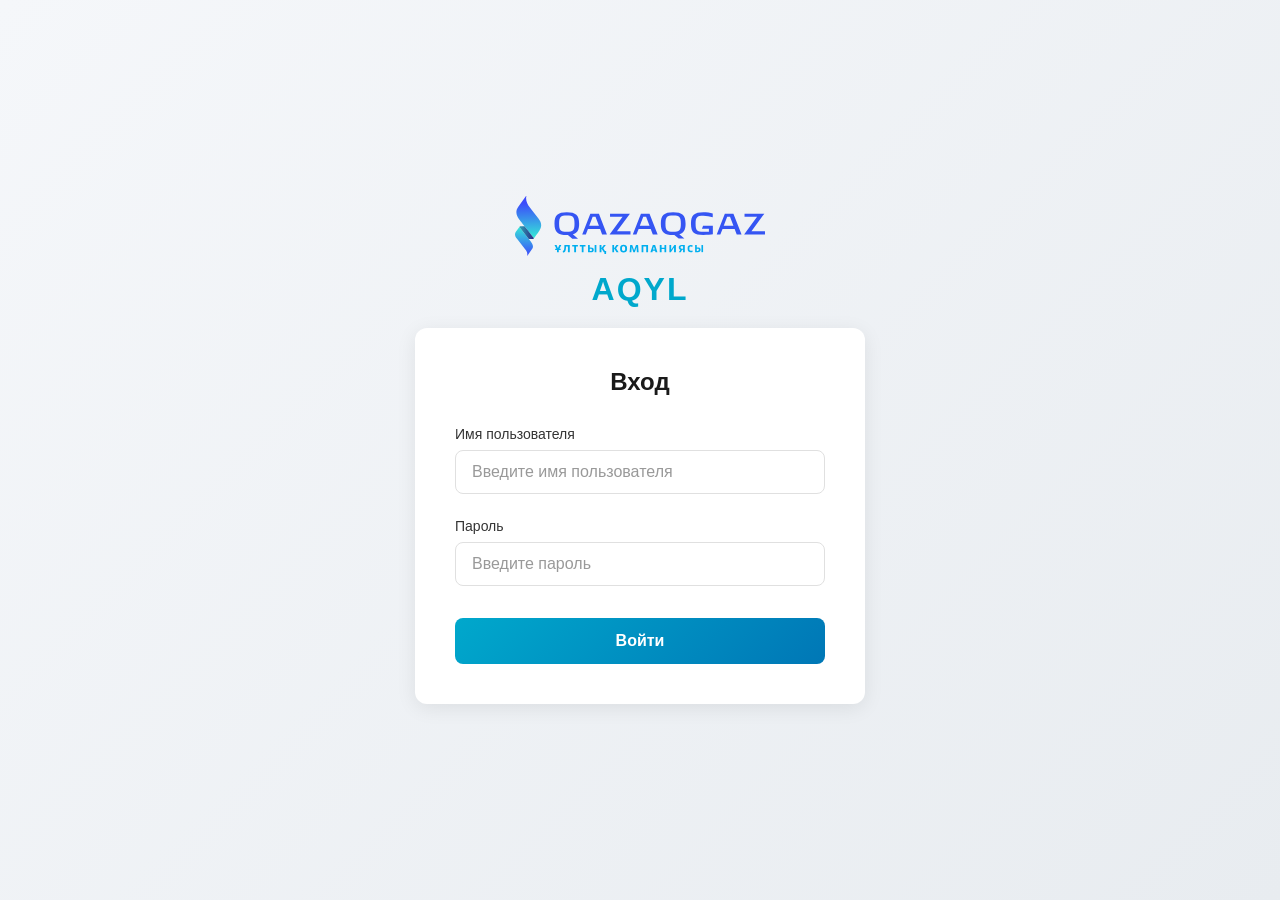
<file: index.html>
<!DOCTYPE html>
<html lang="ru">
<head>
    <meta charset="UTF-8">
    <meta name="viewport" content="width=device-width, initial-scale=1.0">
    <title>Вход - QazaqGaz</title>
    <link rel="stylesheet" href="styles.css">
</head>
<body>
    <div class="login-container">
        <div class="logo-container">
            <img src="logo-act.svg" alt="QazaqGaz Logo" class="logo-image">
            <h2 class="aqyl-title">AQYL</h2>
        </div>

        <div class="login-card">
            <div class="login-form">
                <h2 class="form-title">Вход</h2>
                <form id="loginForm">
                    <div class="form-group">
                        <label for="username">Имя пользователя</label>
                        <input 
                            type="text" 
                            id="username" 
                            name="username" 
                            placeholder="Введите имя пользователя"
                            required
                        />
                    </div>
                    <div class="form-group">
                        <label for="password">Пароль</label>
                        <input 
                            type="password" 
                            id="password" 
                            name="password" 
                            placeholder="Введите пароль"
                            required
                        />
                    </div>
                    <button type="submit" class="login-button">Войти</button>
                </form>
            </div>
        </div>
    </div>

    <script src="script.js"></script>
</body>
</html>
</file>
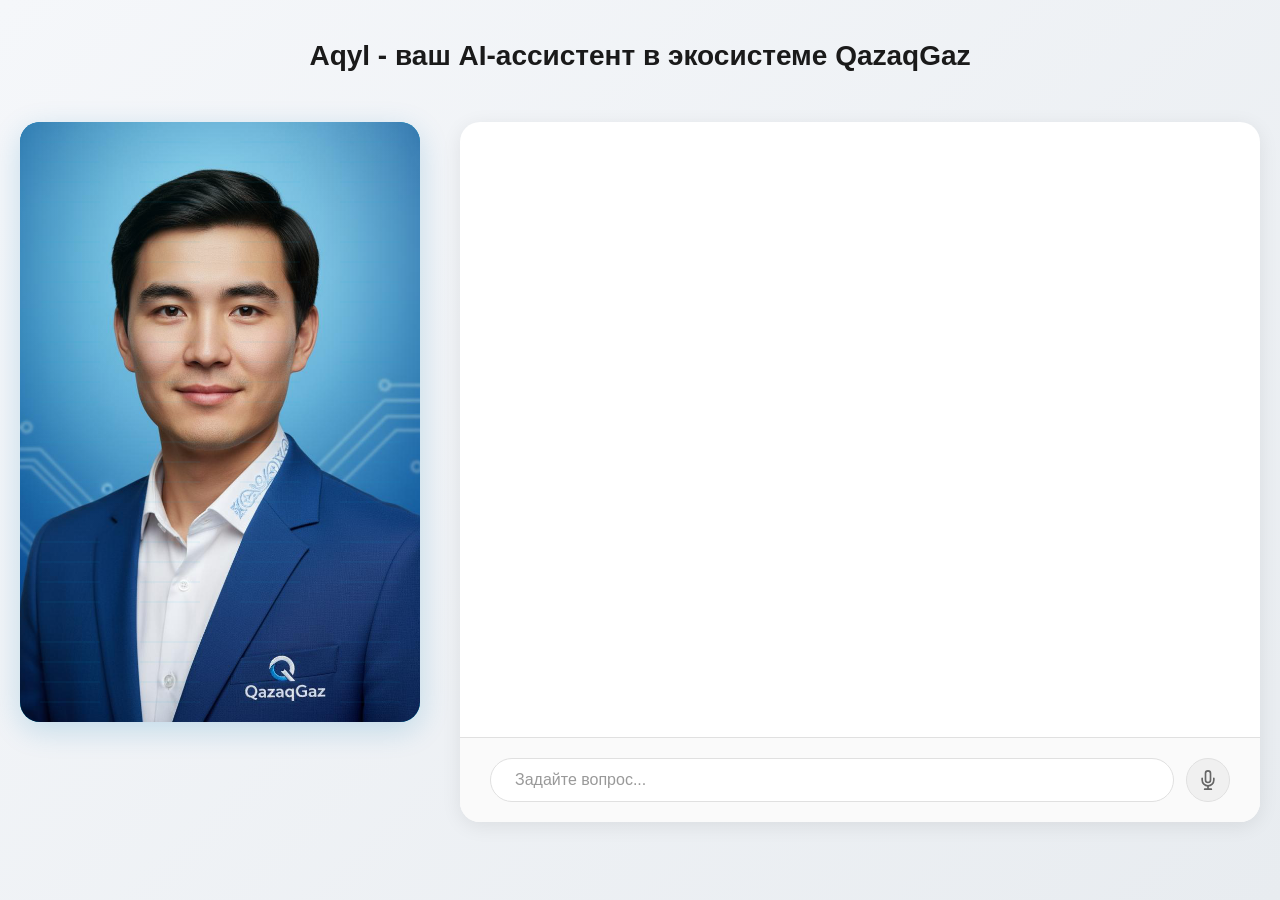
<file: assistant.html>
<!DOCTYPE html>
<html lang="ru">
<head>
    <meta charset="UTF-8">
    <meta name="viewport" content="width=device-width, initial-scale=1.0">
    <title>Aqyl - ваш AI-ассистент в экосистеме QazaqGaz</title>
    <link rel="stylesheet" href="assistant.css">
</head>
<body>
    <div class="assistant-container">
        <div class="header">
            <h1 class="header-title">Aqyl - ваш AI-ассистент в экосистеме QazaqGaz</h1>
        </div>
        
        <div class="main-content">
            <div class="avatar-section">
                <div class="avatar-container">
                    <img src="avatar.png" alt="AI Assistant Avatar" class="avatar-image" id="avatarImage">
                    <div class="avatar-overlay"></div>
                </div>
            </div>
            
            <div class="chat-section">
                <div class="chat-container" id="chatContainer">
                    <!-- Chat messages will be added here dynamically -->
                </div>
                
                <div class="input-container">
                    <div class="input-wrapper">
                        <input 
                            type="text" 
                            id="userInput" 
                            class="chat-input" 
                            placeholder="Задайте вопрос..."
                            autocomplete="off"
                        />
                        <div id="soundWaveIcon" class="sound-wave-icon" style="display: none;">
                            <svg width="20" height="20" viewBox="0 0 24 24" fill="none" xmlns="http://www.w3.org/2000/svg">
                                <rect x="2" y="8" width="3" height="8" rx="1.5" fill="currentColor"/>
                                <rect x="7" y="4" width="3" height="16" rx="1.5" fill="currentColor"/>
                                <rect x="12" y="6" width="3" height="12" rx="1.5" fill="currentColor"/>
                                <rect x="17" y="2" width="3" height="20" rx="1.5" fill="currentColor"/>
                            </svg>
                        </div>
                    </div>
                    <button id="micButton" class="action-button mic-button" title="Голосовой ввод">
                        <svg width="20" height="20" viewBox="0 0 24 24" fill="none" xmlns="http://www.w3.org/2000/svg">
                            <path d="M12 1C10.34 1 9 2.34 9 4V12C9 13.66 10.34 15 12 15C13.66 15 15 13.66 15 12V4C15 2.34 13.66 1 12 1Z" stroke="currentColor" stroke-width="2" stroke-linecap="round" stroke-linejoin="round" fill="none"/>
                            <path d="M19 10V12C19 15.87 15.87 19 12 19C8.13 19 5 15.87 5 12V10" stroke="currentColor" stroke-width="2" stroke-linecap="round" stroke-linejoin="round" fill="none"/>
                            <path d="M12 19V23" stroke="currentColor" stroke-width="2" stroke-linecap="round" stroke-linejoin="round" fill="none"/>
                            <path d="M8 23H16" stroke="currentColor" stroke-width="2" stroke-linecap="round" stroke-linejoin="round" fill="none"/>
                        </svg>
                    </button>
                    <button id="sendButton" class="action-button send-button" title="Отправить" style="display: none;">
                        <svg width="20" height="20" viewBox="0 0 24 24" fill="none" xmlns="http://www.w3.org/2000/svg">
                            <path d="M2 21L23 12L2 3V10L17 12L2 14V21Z" fill="currentColor"/>
                        </svg>
                    </button>
                </div>
            </div>
        </div>
    </div>

    <script src="assistant.js"></script>
</body>
</html>
</file>
<file: styles.css>
* {
    margin: 0;
    padding: 0;
    box-sizing: border-box;
}

body {
    font-family: -apple-system, BlinkMacSystemFont, 'Segoe UI', 'Roboto', 'Oxygen',
        'Ubuntu', 'Cantarell', 'Fira Sans', 'Droid Sans', 'Helvetica Neue',
        sans-serif;
    -webkit-font-smoothing: antialiased;
    -moz-osx-font-smoothing: grayscale;
    background: linear-gradient(135deg, #f5f7fa 0%, #e8ecf0 100%);
    min-height: 100vh;
    display: flex;
    justify-content: center;
    align-items: center;
    padding: 20px;
}

.login-container {
    width: 100%;
    max-width: 500px;
    display: flex;
    flex-direction: column;
    align-items: center;
    gap: 20px;
}

.logo-container {
    text-align: center;
    display: flex;
    flex-direction: column;
    justify-content: center;
    align-items: center;
    width: 100%;
    margin-bottom: 0;
    gap: 15px;
}

.logo-image {
    max-width: 250px;
    width: 100%;
    height: auto;
    display: block;
}

.aqyl-title {
    font-size: 32px;
    font-weight: 600;
    color: #00A8CC;
    letter-spacing: 2px;
    margin: 0;
}

.logo-fallback {
    display: flex;
    flex-direction: column;
    align-items: center;
    gap: 10px;
}

.logo-icon {
    display: flex;
    justify-content: center;
    align-items: center;
    margin-bottom: 5px;
}

.logo-text {
    font-size: 32px;
    font-weight: 600;
    color: #1a1a1a;
    letter-spacing: 1px;
    margin: 0;
}

.logo-subtitle {
    font-size: 14px;
    color: #666;
    margin: 0;
    font-weight: 400;
}

.login-card {
    background: #ffffff;
    border-radius: 12px;
    box-shadow: 0 4px 20px rgba(0, 0, 0, 0.08);
    width: 100%;
    padding: 40px;
    max-width: 450px;
}

.login-form {
    width: 100%;
}

.form-title {
    font-size: 24px;
    font-weight: 600;
    color: #1a1a1a;
    margin-bottom: 30px;
    text-align: center;
}

.form-group {
    margin-bottom: 24px;
}

.form-group label {
    display: block;
    font-size: 14px;
    font-weight: 500;
    color: #333;
    margin-bottom: 8px;
}

.form-group input {
    width: 100%;
    padding: 12px 16px;
    font-size: 16px;
    border: 1px solid #e0e0e0;
    border-radius: 8px;
    background-color: #ffffff;
    color: #1a1a1a;
    transition: all 0.2s ease;
    outline: none;
}

.form-group input::placeholder {
    color: #999;
}

.form-group input:focus {
    border-color: #00A8CC;
    box-shadow: 0 0 0 3px rgba(0, 168, 204, 0.1);
}

.login-button {
    width: 100%;
    padding: 14px;
    font-size: 16px;
    font-weight: 600;
    color: #ffffff;
    background: linear-gradient(135deg, #00A8CC 0%, #0077B6 100%);
    border: none;
    border-radius: 8px;
    cursor: pointer;
    transition: all 0.3s ease;
    margin-top: 8px;
}

.login-button:hover {
    background: linear-gradient(135deg, #0077B6 0%, #005a8a 100%);
    transform: translateY(-1px);
    box-shadow: 0 4px 12px rgba(0, 168, 204, 0.3);
}

.login-button:active {
    transform: translateY(0);
    box-shadow: 0 2px 6px rgba(0, 168, 204, 0.2);
}

.login-button:focus {
    outline: none;
    box-shadow: 0 0 0 3px rgba(0, 168, 204, 0.3);
}

.error-message {
    margin-top: 16px;
    padding: 12px 16px;
    background-color: #fee;
    color: #c33;
    border: 1px solid #fcc;
    border-radius: 8px;
    font-size: 14px;
    text-align: center;
    animation: shake 0.3s ease-in-out;
}

@keyframes shake {
    0%, 100% { transform: translateX(0); }
    25% { transform: translateX(-5px); }
    75% { transform: translateX(5px); }
}

/* Responsive design */
@media (max-width: 600px) {
    .login-card {
        padding: 30px 24px;
    }

    .logo-text {
        font-size: 28px;
    }

    .form-title {
        font-size: 22px;
    }
}
</file>
<file: assistant.css>
* {
    margin: 0;
    padding: 0;
    box-sizing: border-box;
}

body {
    font-family: -apple-system, BlinkMacSystemFont, 'Segoe UI', 'Roboto', 'Oxygen',
        'Ubuntu', 'Cantarell', 'Fira Sans', 'Droid Sans', 'Helvetica Neue',
        sans-serif;
    -webkit-font-smoothing: antialiased;
    -moz-osx-font-smoothing: grayscale;
    background: linear-gradient(135deg, #f5f7fa 0%, #e8ecf0 100%);
    min-height: 100vh;
    overflow-x: hidden;
}

.assistant-container {
    max-width: 1400px;
    margin: 0 auto;
    padding: 20px;
    min-height: 100vh;
    display: flex;
    flex-direction: column;
}

.header {
    text-align: center;
    margin-bottom: 30px;
    padding: 20px 0;
}

.header-title {
    font-size: 28px;
    font-weight: 600;
    color: #1a1a1a;
    margin: 0;
}

.main-content {
    display: flex;
    flex-direction: row;
    gap: 40px;
    flex: 1;
    align-items: flex-start;
    width: 100%;
}

.avatar-section {
    flex: 0 0 400px;
    position: sticky;
    top: 20px;
    align-self: flex-start;
}

.avatar-container {
    position: relative;
    width: 100%;
    height: 600px;
    background: linear-gradient(135deg, #0077B6 0%, #00A8CC 50%, #00D4FF 100%);
    border-radius: 20px;
    overflow: hidden;
    box-shadow: 0 8px 30px rgba(0, 119, 182, 0.2);
    display: flex;
    align-items: center;
    justify-content: center;
}

.avatar-image {
    width: 100%;
    height: 100%;
    object-fit: cover;
    object-position: center top;
}

.avatar-overlay {
    position: absolute;
    top: 0;
    left: 0;
    width: 100%;
    height: 100%;
    background: 
        linear-gradient(135deg, rgba(0, 168, 204, 0.1) 0%, transparent 50%),
        url("data:image/svg+xml,%3Csvg width='100' height='100' xmlns='http://www.w3.org/2000/svg'%3E%3Cpath d='M0 0h100v100H0z' fill='none'/%3E%3Cpath d='M20 20 L80 20 M20 40 L80 40 M20 60 L80 60 M20 80 L80 80' stroke='rgba(0,168,204,0.1)' stroke-width='1'/%3E%3C/svg%3E");
    pointer-events: none;
}

.chat-section {
    flex: 1;
    display: flex;
    flex-direction: column;
    background: #ffffff;
    border-radius: 20px;
    box-shadow: 0 4px 20px rgba(0, 0, 0, 0.08);
    overflow: hidden;
    min-height: 600px;
    max-height: calc(100vh - 200px);
    align-self: stretch;
}

.chat-container {
    flex: 1;
    padding: 30px;
    overflow-y: auto;
    display: flex;
    flex-direction: column;
    gap: 20px;
}

.message {
    display: flex;
    flex-direction: column;
    gap: 8px;
    animation: fadeIn 0.3s ease-in;
}

@keyframes fadeIn {
    from {
        opacity: 0;
        transform: translateY(10px);
    }
    to {
        opacity: 1;
        transform: translateY(0);
    }
}

.message-question {
    align-self: flex-end;
    max-width: 75%;
}

.message-question .message-bubble {
    background: rgba(0, 168, 204, 0.1);
    color: #1a1a1a;
    border: 1px solid rgba(0, 168, 204, 0.2);
    border-radius: 18px 18px 4px 18px;
    padding: 16px 20px;
    font-size: 16px;
    line-height: 1.5;
    box-shadow: 0 2px 8px rgba(0, 168, 204, 0.1);
}

.message-answer {
    align-self: flex-start;
    max-width: 85%;
}

.message-answer .message-bubble {
    background: #ffffff;
    color: #1a1a1a;
    border: 1px solid #e0e0e0;
    border-radius: 18px 18px 18px 4px;
    padding: 20px 24px;
    font-size: 16px;
    line-height: 1.6;
    box-shadow: 0 2px 8px rgba(0, 0, 0, 0.05);
}

.message-actions {
    display: flex;
    align-items: center;
    gap: 8px;
    margin-top: 8px;
    padding-left: 4px;
}

.play-button {
    display: flex;
    align-items: center;
    gap: 6px;
    background: none;
    border: none;
    color: #00A8CC;
    font-size: 14px;
    cursor: pointer;
    padding: 4px 8px;
    border-radius: 6px;
    transition: background 0.2s ease;
}

.play-button:hover {
    background: rgba(0, 168, 204, 0.1);
}

.play-button svg {
    width: 16px;
    height: 16px;
}

.input-container {
    display: flex;
    align-items: center;
    gap: 12px;
    padding: 20px 30px;
    border-top: 1px solid #e0e0e0;
    background: #fafafa;
}

.action-button {
    width: 44px;
    height: 44px;
    background: #f0f0f0;
    border: 1px solid #e0e0e0;
    border-radius: 22px;
    color: #666;
    cursor: pointer;
    display: flex;
    align-items: center;
    justify-content: center;
    transition: all 0.2s ease;
    flex-shrink: 0;
}

.action-button:hover {
    background: #e8e8e8;
    color: #333;
}

.action-button:active {
    background: #e0e0e0;
}

.mic-button.active {
    background: #00A8CC;
    border-color: #00A8CC;
    color: #ffffff;
}

.send-button {
    background: #00A8CC;
    border-color: #00A8CC;
    color: #ffffff;
}

.send-button:hover {
    background: #0077B6;
    border-color: #0077B6;
    color: #ffffff;
}

.input-wrapper {
    flex: 1;
    position: relative;
    display: flex;
    align-items: center;
    background: #ffffff;
    border: 1px solid #e0e0e0;
    border-radius: 22px;
    padding: 0 16px;
    min-height: 44px;
}

.chat-input {
    flex: 1;
    padding: 12px 8px;
    font-size: 16px;
    border: none;
    border-radius: 22px;
    background: transparent;
    color: #1a1a1a;
    outline: none;
    transition: all 0.2s ease;
}

.chat-input::placeholder {
    color: #999;
}

.chat-input:focus {
    color: #1a1a1a;
}

.sound-wave-icon {
    width: 32px;
    height: 32px;
    background: #00A8CC;
    border-radius: 16px;
    display: flex;
    align-items: center;
    justify-content: center;
    color: #ffffff;
    margin-left: 8px;
    flex-shrink: 0;
    animation: pulse 1.5s ease-in-out infinite;
}

@keyframes pulse {
    0%, 100% {
        opacity: 1;
        transform: scale(1);
    }
    50% {
        opacity: 0.8;
        transform: scale(1.05);
    }
}


/* Responsive design */
@media (max-width: 1024px) {
    .main-content {
        flex-direction: column;
    }
    
    .avatar-section {
        flex: 0 0 auto;
        width: 100%;
        max-width: 400px;
        margin: 0 auto;
        position: static;
    }
    
    .avatar-container {
        height: 500px;
    }
    
    .chat-section {
        max-height: none;
        width: 100%;
    }
}

@media (max-width: 768px) {
    .header-title {
        font-size: 22px;
    }
    
    .chat-container {
        padding: 20px;
    }
    
    .message-question,
    .message-answer {
        max-width: 90%;
    }
    
    .input-container {
        padding: 15px 20px;
    }
}

/* Scrollbar styling */
.chat-container::-webkit-scrollbar {
    width: 8px;
}

.chat-container::-webkit-scrollbar-track {
    background: #f1f1f1;
    border-radius: 4px;
}

.chat-container::-webkit-scrollbar-thumb {
    background: #00A8CC;
    border-radius: 4px;
}

.chat-container::-webkit-scrollbar-thumb:hover {
    background: #0077B6;
}
</file>
